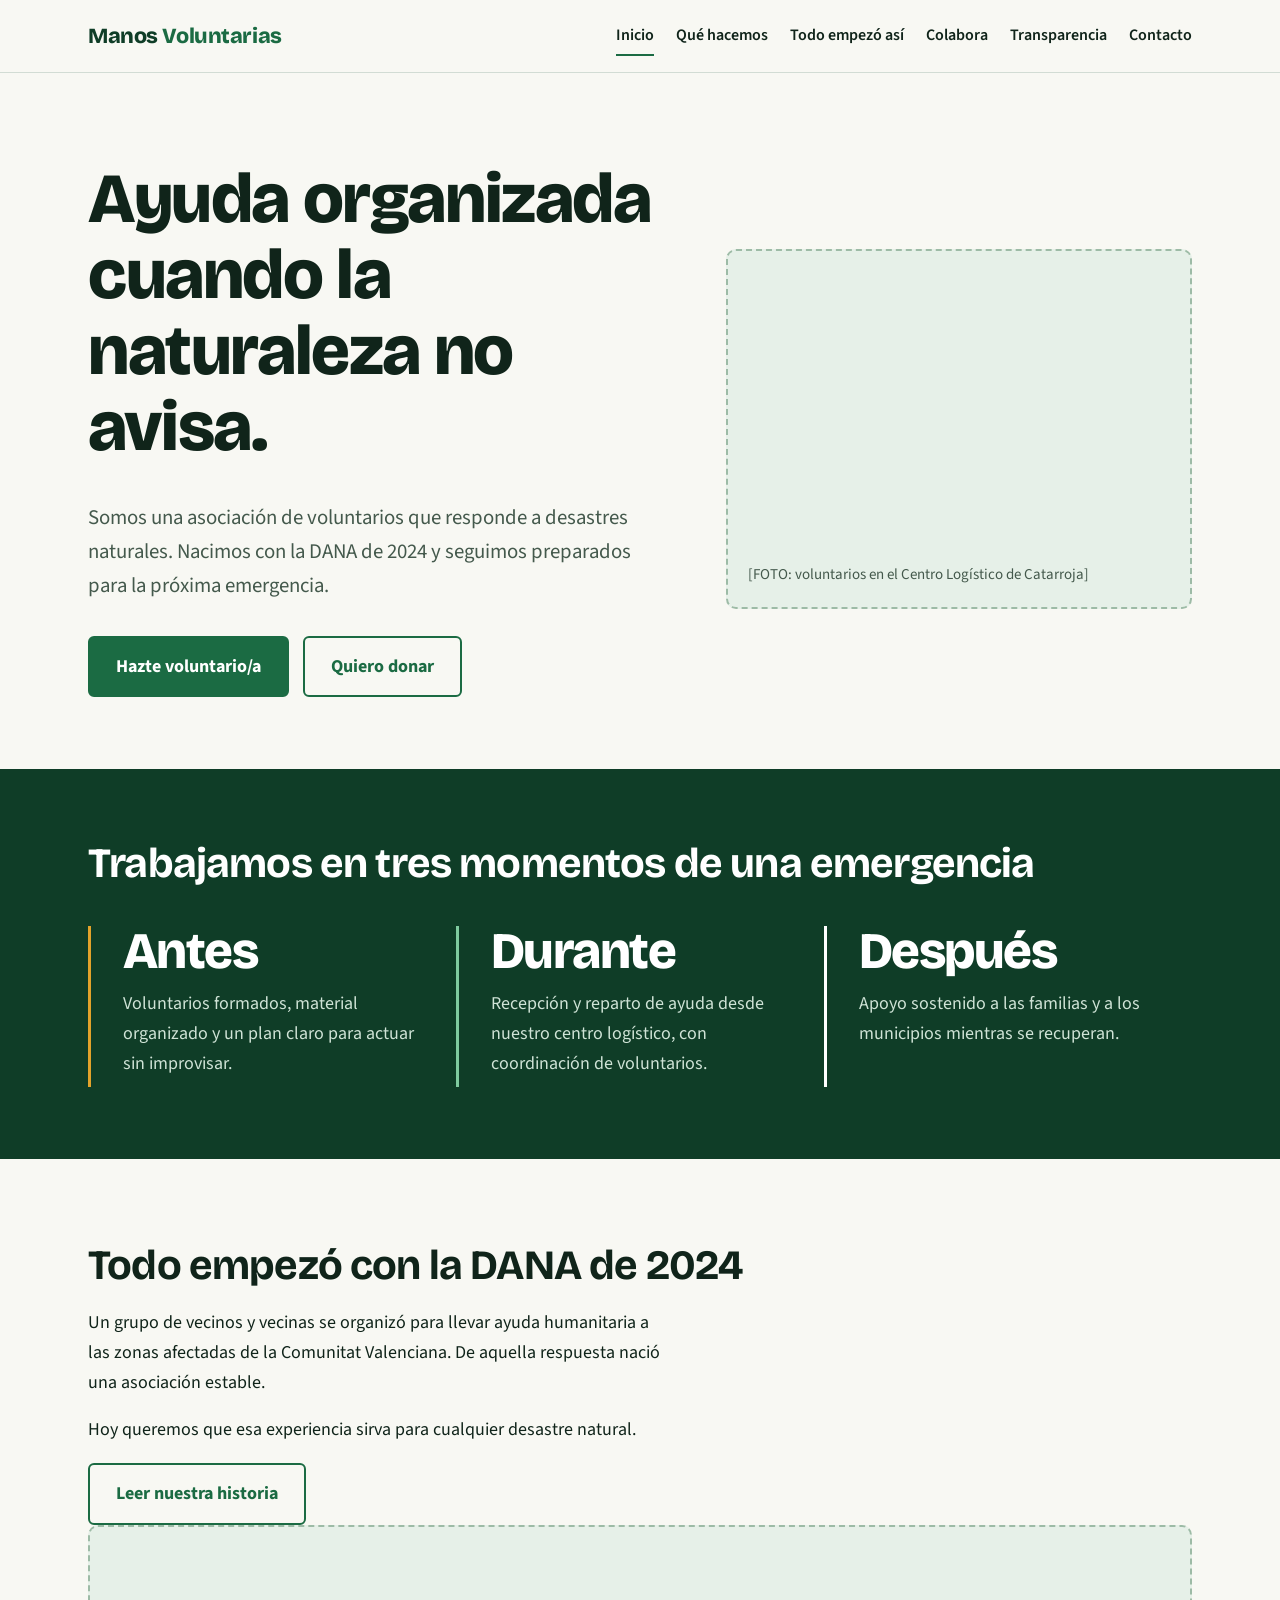
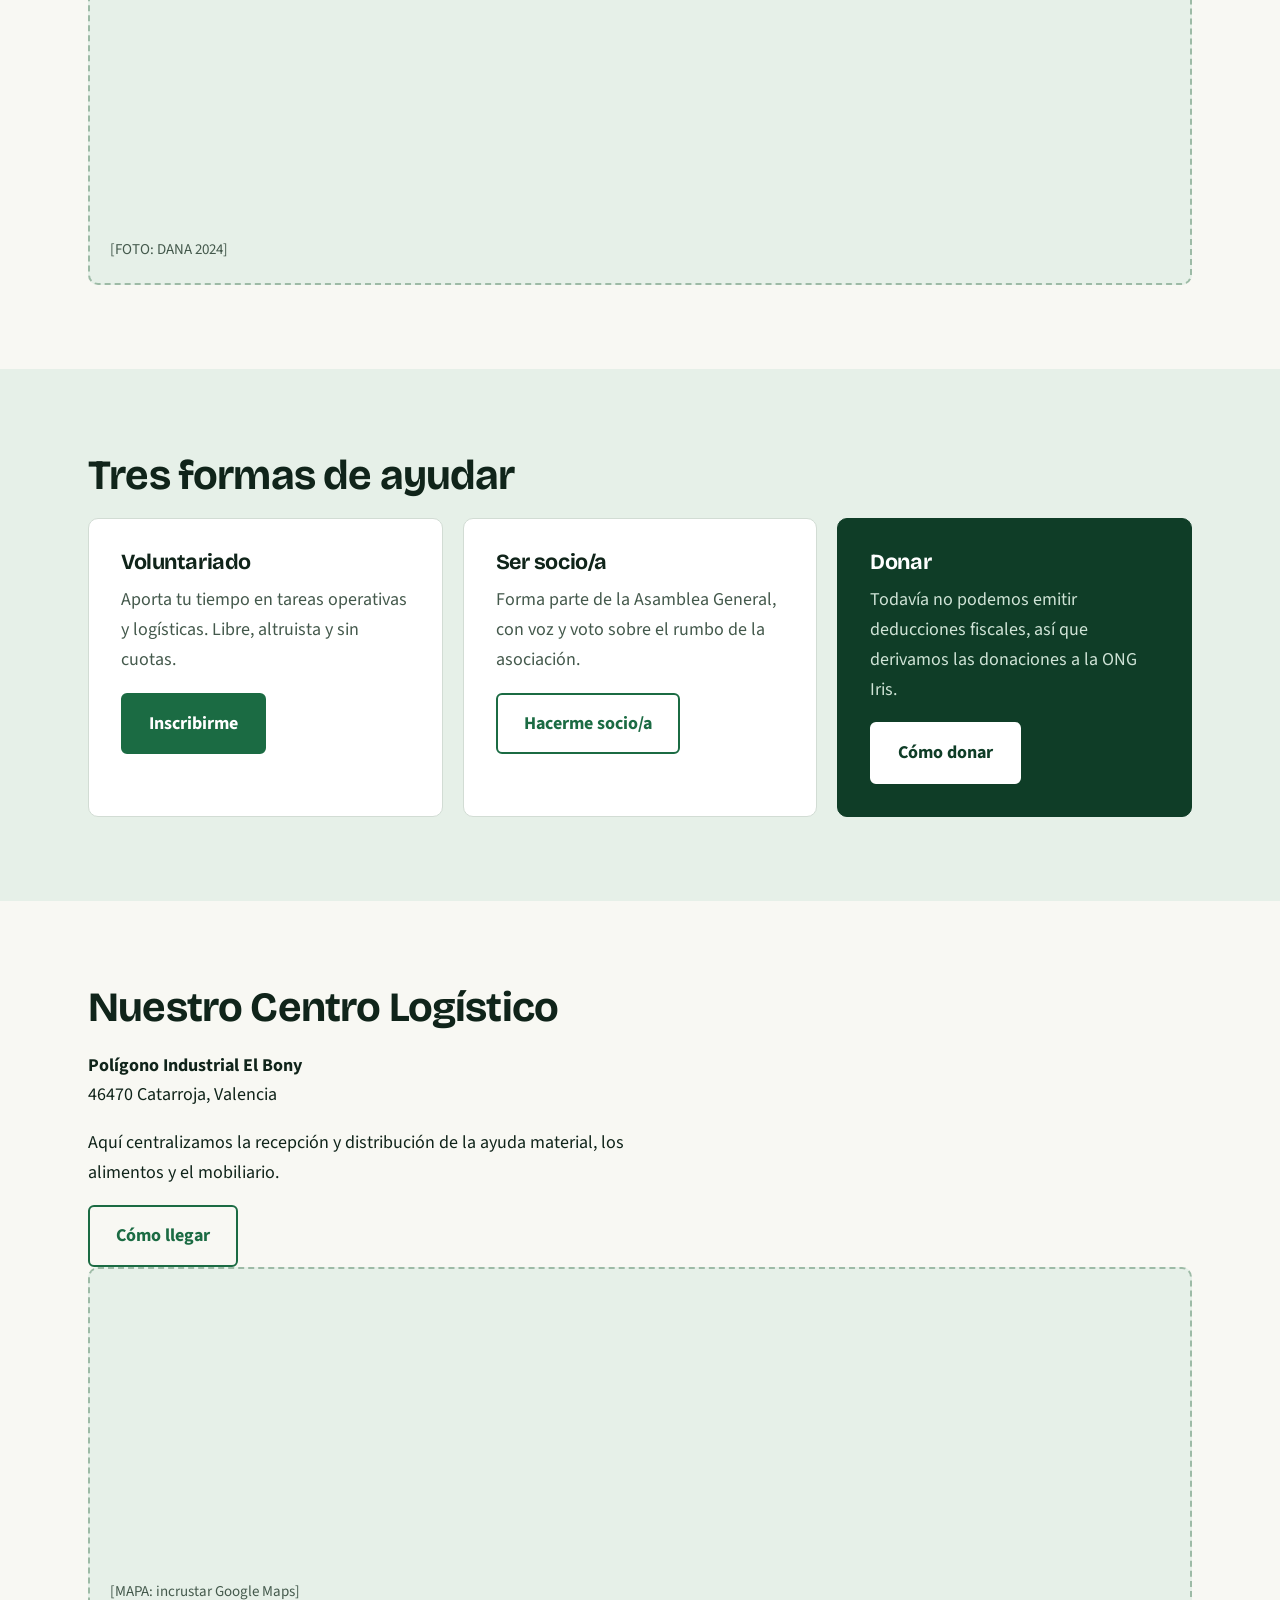
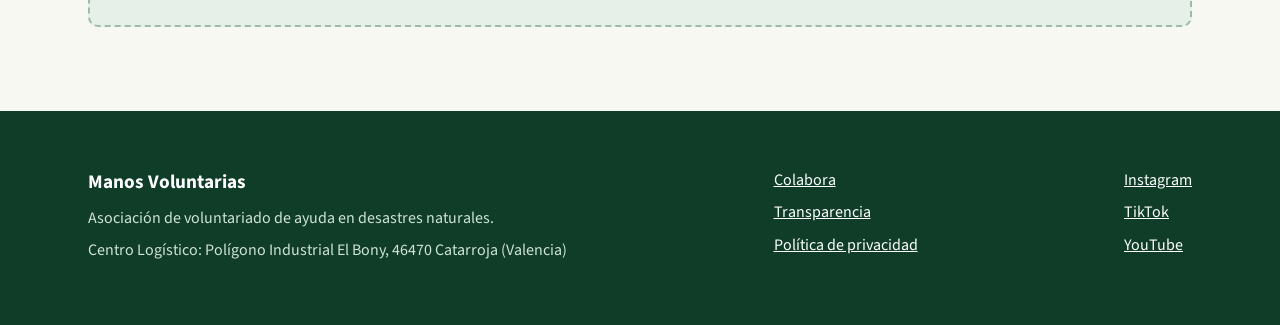
<file: index.html>
<!doctype html>
<html lang="es"><head><meta charset="utf-8"><meta name="viewport" content="width=device-width,initial-scale=1">
<title>Ayuda ante desastres naturales · Manos Voluntarias</title><meta name="description" content="Manos Voluntarias organiza voluntariado y logística para ayudar cuando ocurre un desastre natural.">
<link rel="preconnect" href="https://fonts.googleapis.com"><link rel="preconnect" href="https://fonts.gstatic.com" crossorigin>
<link rel="stylesheet" href="https://fonts.googleapis.com/css2?family=Bricolage+Grotesque:wght@700;800&family=Source+Sans+3:wght@400;600;700&display=swap">
<link rel="stylesheet" href="style.css"></head><body>
<a class="skip" href="#main">Ir al contenido</a>
<header><div class="wrap"><a class="logo" href="index.html">Manos <span>Voluntarias</span></a><nav aria-label="Principal"><a href="index.html" aria-current="page">Inicio</a><a href="que-hacemos.html">Qué hacemos</a><a href="quienes-somos.html">Todo empezó así</a><a href="colabora.html">Colabora</a><a href="transparencia.html">Transparencia</a><a href="contacto.html">Contacto</a></nav></div></header>
<main id="main">

<section class=hero><div class=wrap><div>
<h1>Ayuda organizada cuando la naturaleza no avisa.</h1>
<p class=lead>Somos una asociación de voluntarios que responde a desastres naturales. Nacimos con la DANA de 2024 y seguimos preparados para la próxima emergencia.</p>
<div class=row><a class=btn href="https://docs.google.com/forms/d/e/1FAIpQLScesk3vF1_i__tNSRQzY3vAH6m5fzxDSHROu7oCg6dUmW2FLA/viewform?usp=sharing&ouid=100894798661939075214">Hazte voluntario/a</a><a class='btn alt' href="colabora.html#donar">Quiero donar</a></div>
</div><div class=ph role=img aria-label="Espacio para foto">[FOTO: voluntarios en el Centro Logístico de Catarroja]</div></div></section>

<section class=phases><div class=wrap>
<h2>Trabajamos en tres momentos de una emergencia</h2>
<ol><li><strong>Antes</strong><p>Voluntarios formados, material organizado y un plan claro para actuar sin improvisar.</p></li>
<li><strong>Durante</strong><p>Recepción y reparto de ayuda desde nuestro centro logístico, con coordinación de voluntarios.</p></li>
<li><strong>Después</strong><p>Apoyo sostenido a las familias y a los municipios mientras se recuperan.</p></li></ol>
</div></section>

<section class=s><div class=wrap split>
<div><h2>Todo empezó con la DANA de 2024</h2><p>Un grupo de vecinos y vecinas se organizó para llevar ayuda humanitaria a las zonas afectadas de la Comunitat Valenciana. De aquella respuesta nació una asociación estable.</p><p>Hoy queremos que esa experiencia sirva para cualquier desastre natural.</p><a class='btn alt' href="quienes-somos.html">Leer nuestra historia</a></div>
<div class=ph role=img aria-label="Espacio para foto">[FOTO: DANA 2024]</div></div></section>

<section class='s mint'><div class=wrap>
<h2>Tres formas de ayudar</h2>
<div class=ways>
<div><h3>Voluntariado</h3><p>Aporta tu tiempo en tareas operativas y logísticas. Libre, altruista y sin cuotas.</p><a class=btn href="https://docs.google.com/forms/d/e/1FAIpQLScesk3vF1_i__tNSRQzY3vAH6m5fzxDSHROu7oCg6dUmW2FLA/viewform?usp=sharing&ouid=100894798661939075214">Inscribirme</a></div>
<div><h3>Ser socio/a</h3><p>Forma parte de la Asamblea General, con voz y voto sobre el rumbo de la asociación.</p><a class='btn alt' href="https://forms.cloud.microsoft/e/B7s2Dm4e1t">Hacerme socio/a</a></div>
<div><h3>Donar</h3><p>Todavía no podemos emitir deducciones fiscales, así que derivamos las donaciones a la ONG Iris.</p><a class='btn light' href="colabora.html#donar">Cómo donar</a></div>
</div></div></section>

<section class=s><div class=wrap split>
<div><h2>Nuestro Centro Logístico</h2><p><strong>Polígono Industrial El Bony</strong><br>46470 Catarroja, Valencia</p><p>Aquí centralizamos la recepción y distribución de la ayuda material, los alimentos y el mobiliario.</p><a class='btn alt' href="https://maps.google.com/maps?q=Pol%C3%ADgono%20Industrial%20El%20Bony%2C%20Catarroja">Cómo llegar</a></div>
<div class=ph role=img aria-label="Espacio para mapa">[MAPA: incrustar Google Maps]</div></div></section>
</main>
<footer><div class="wrap">
<div><p><strong style="color:#fff;font-size:1.2rem">Manos Voluntarias</strong></p><p>Asociación de voluntariado de ayuda en desastres naturales.</p><p>Centro Logístico: Polígono Industrial El Bony, 46470 Catarroja (Valencia)</p></div>
<div><p><a href="colabora.html">Colabora</a></p><p><a href="transparencia.html">Transparencia</a></p><p><a href="https://www.manosvoluntarias.org/politica-privacidad/">Política de privacidad</a></p></div>
<div><p><a href="https://www.instagram.com/manosvoluntariasvlc/">Instagram</a></p><p><a href="https://www.tiktok.com/@manosvoluntarias">TikTok</a></p><p><a href="https://www.youtube.com/@manosvoluntariasvlc">YouTube</a></p></div>
</div></footer></body></html>
</file>
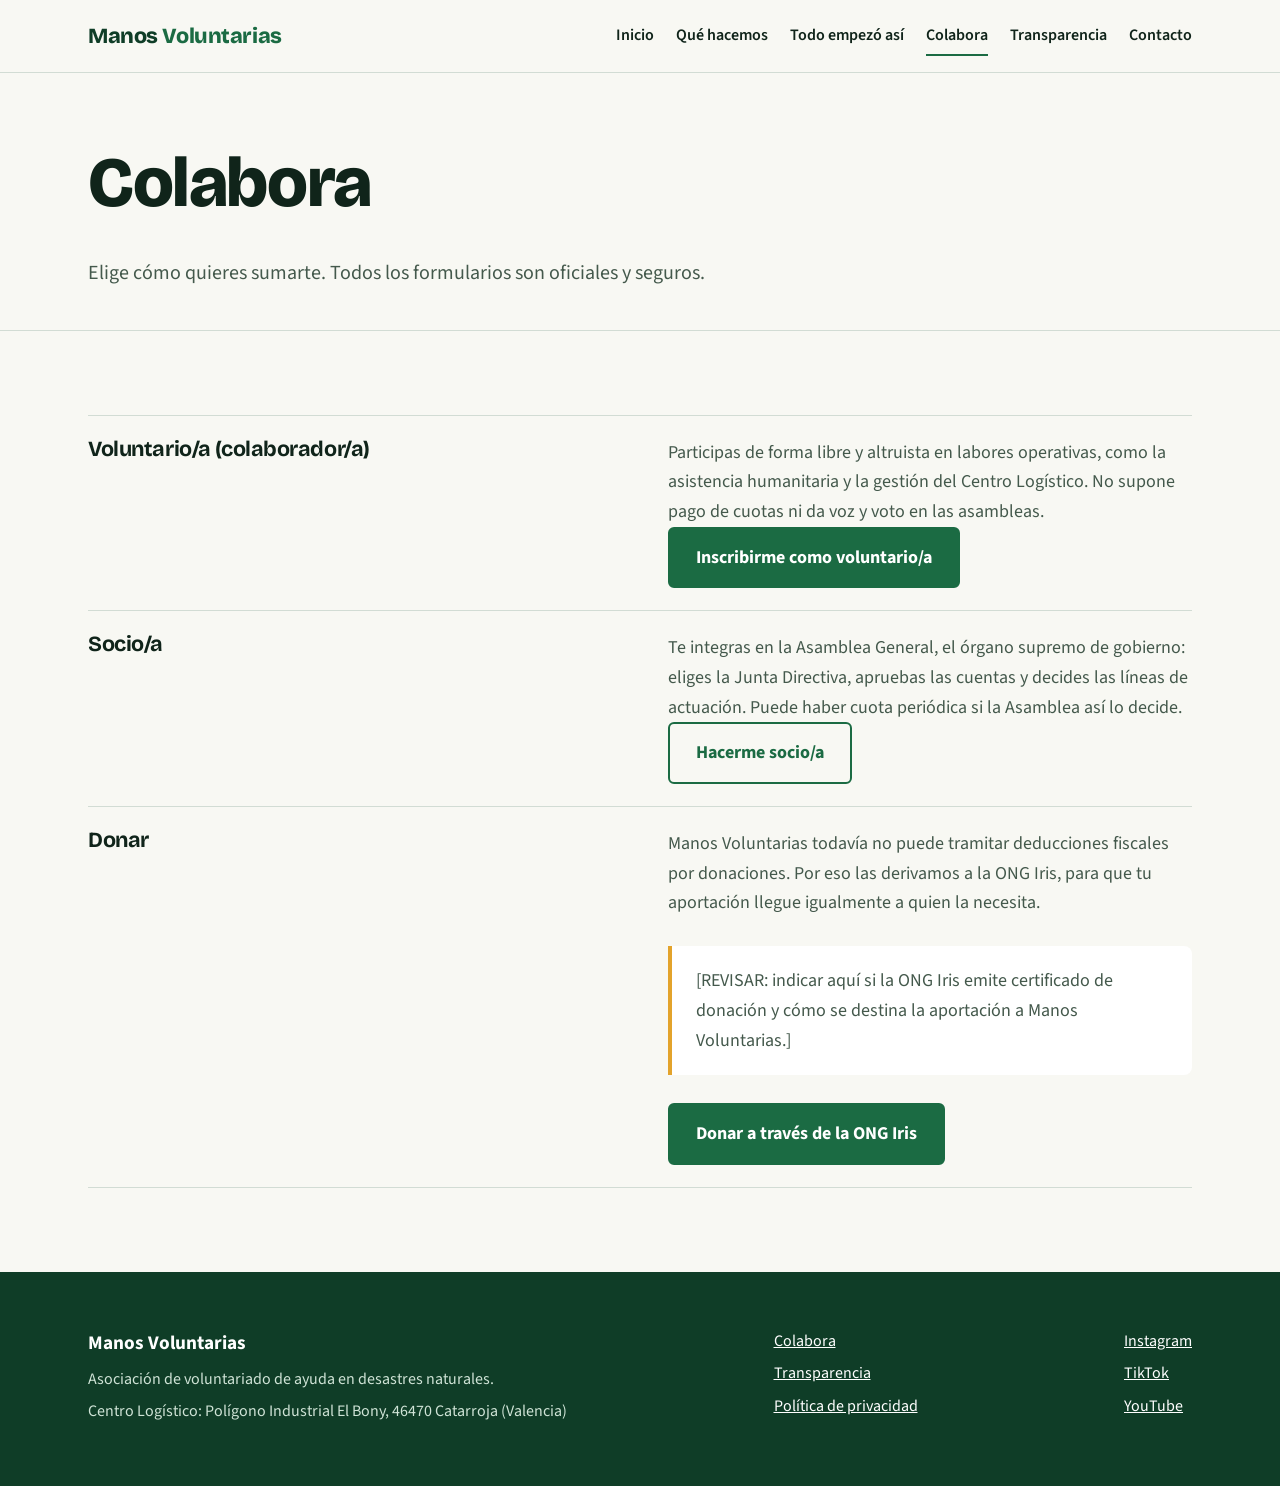
<file: colabora.html>
<!doctype html>
<html lang="es"><head><meta charset="utf-8"><meta name="viewport" content="width=device-width,initial-scale=1">
<title>Colabora · Manos Voluntarias</title><meta name="description" content="Hazte voluntario, socio o dona a través de la ONG Iris.">
<link rel="preconnect" href="https://fonts.googleapis.com"><link rel="preconnect" href="https://fonts.gstatic.com" crossorigin>
<link rel="stylesheet" href="https://fonts.googleapis.com/css2?family=Bricolage+Grotesque:wght@700;800&family=Source+Sans+3:wght@400;600;700&display=swap">
<link rel="stylesheet" href="style.css"></head><body>
<a class="skip" href="#main">Ir al contenido</a>
<header><div class="wrap"><a class="logo" href="index.html">Manos <span>Voluntarias</span></a><nav aria-label="Principal"><a href="index.html">Inicio</a><a href="que-hacemos.html">Qué hacemos</a><a href="quienes-somos.html">Todo empezó así</a><a href="colabora.html" aria-current="page">Colabora</a><a href="transparencia.html">Transparencia</a><a href="contacto.html">Contacto</a></nav></div></header>
<main id="main">

<div class=page-head><div class=wrap><h1>Colabora</h1><p>Elige cómo quieres sumarte. Todos los formularios son oficiales y seguros.</p></div></div>
<section class=s><div class=wrap><ul class=list>
<li><div class=split><div><h3>Voluntario/a (colaborador/a)</h3></div><div><p>Participas de forma libre y altruista en labores operativas, como la asistencia humanitaria y la gestión del Centro Logístico. No supone pago de cuotas ni da voz y voto en las asambleas.</p><a class=btn href="https://docs.google.com/forms/d/e/1FAIpQLScesk3vF1_i__tNSRQzY3vAH6m5fzxDSHROu7oCg6dUmW2FLA/viewform?usp=sharing&ouid=100894798661939075214">Inscribirme como voluntario/a</a></div></div></li>
<li><div class=split><div><h3>Socio/a</h3></div><div><p>Te integras en la Asamblea General, el órgano supremo de gobierno: eliges la Junta Directiva, apruebas las cuentas y decides las líneas de actuación. Puede haber cuota periódica si la Asamblea así lo decide.</p><a class='btn alt' href="https://forms.cloud.microsoft/e/B7s2Dm4e1t">Hacerme socio/a</a></div></div></li>
<li id=donar><div class=split><div><h3>Donar</h3></div><div><p>Manos Voluntarias todavía no puede tramitar deducciones fiscales por donaciones. Por eso las derivamos a la ONG Iris, para que tu aportación llegue igualmente a quien la necesita.</p><div class=note><p>[REVISAR: indicar aquí si la ONG Iris emite certificado de donación y cómo se destina la aportación a Manos Voluntarias.]</p></div><a class=btn href="#enlace-ong-iris">Donar a través de la ONG Iris</a></div></div></li>
</ul></div></section>
</main>
<footer><div class="wrap">
<div><p><strong style="color:#fff;font-size:1.2rem">Manos Voluntarias</strong></p><p>Asociación de voluntariado de ayuda en desastres naturales.</p><p>Centro Logístico: Polígono Industrial El Bony, 46470 Catarroja (Valencia)</p></div>
<div><p><a href="colabora.html">Colabora</a></p><p><a href="transparencia.html">Transparencia</a></p><p><a href="https://www.manosvoluntarias.org/politica-privacidad/">Política de privacidad</a></p></div>
<div><p><a href="https://www.instagram.com/manosvoluntariasvlc/">Instagram</a></p><p><a href="https://www.tiktok.com/@manosvoluntarias">TikTok</a></p><p><a href="https://www.youtube.com/@manosvoluntariasvlc">YouTube</a></p></div>
</div></footer></body></html>
</file>
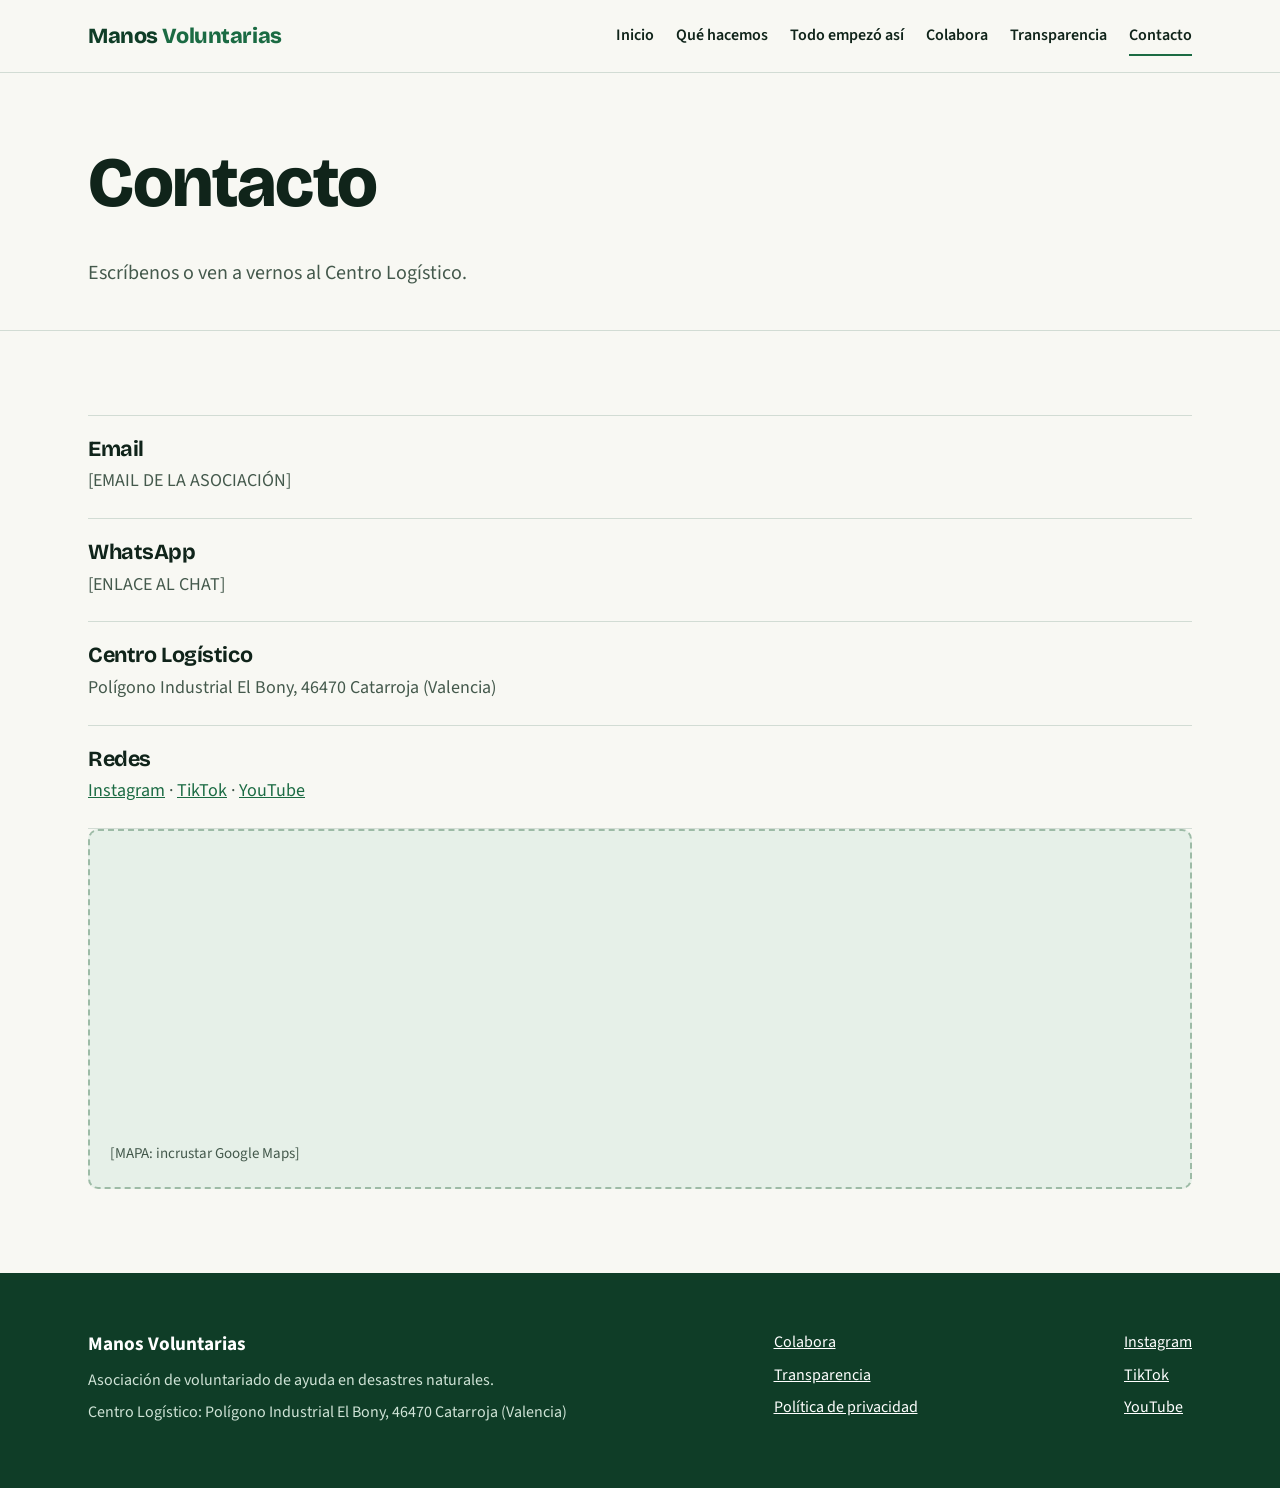
<file: contacto.html>
<!doctype html>
<html lang="es"><head><meta charset="utf-8"><meta name="viewport" content="width=device-width,initial-scale=1">
<title>Contacto · Manos Voluntarias</title><meta name="description" content="Cómo contactar con Manos Voluntarias.">
<link rel="preconnect" href="https://fonts.googleapis.com"><link rel="preconnect" href="https://fonts.gstatic.com" crossorigin>
<link rel="stylesheet" href="https://fonts.googleapis.com/css2?family=Bricolage+Grotesque:wght@700;800&family=Source+Sans+3:wght@400;600;700&display=swap">
<link rel="stylesheet" href="style.css"></head><body>
<a class="skip" href="#main">Ir al contenido</a>
<header><div class="wrap"><a class="logo" href="index.html">Manos <span>Voluntarias</span></a><nav aria-label="Principal"><a href="index.html">Inicio</a><a href="que-hacemos.html">Qué hacemos</a><a href="quienes-somos.html">Todo empezó así</a><a href="colabora.html">Colabora</a><a href="transparencia.html">Transparencia</a><a href="contacto.html" aria-current="page">Contacto</a></nav></div></header>
<main id="main">

<div class=page-head><div class=wrap><h1>Contacto</h1><p>Escríbenos o ven a vernos al Centro Logístico.</p></div></div>
<section class=s><div class=wrap split>
<ul class=list>
<li><h3>Email</h3><p>[EMAIL DE LA ASOCIACIÓN]</p></li>
<li><h3>WhatsApp</h3><p>[ENLACE AL CHAT]</p></li>
<li><h3>Centro Logístico</h3><p>Polígono Industrial El Bony, 46470 Catarroja (Valencia)</p></li>
<li><h3>Redes</h3><p><a href="https://www.instagram.com/manosvoluntariasvlc/">Instagram</a> · <a href="https://www.tiktok.com/@manosvoluntarias">TikTok</a> · <a href="https://www.youtube.com/@manosvoluntariasvlc">YouTube</a></p></li></ul>
<div class=ph role=img aria-label="Espacio para mapa">[MAPA: incrustar Google Maps]</div></div></section>
</main>
<footer><div class="wrap">
<div><p><strong style="color:#fff;font-size:1.2rem">Manos Voluntarias</strong></p><p>Asociación de voluntariado de ayuda en desastres naturales.</p><p>Centro Logístico: Polígono Industrial El Bony, 46470 Catarroja (Valencia)</p></div>
<div><p><a href="colabora.html">Colabora</a></p><p><a href="transparencia.html">Transparencia</a></p><p><a href="https://www.manosvoluntarias.org/politica-privacidad/">Política de privacidad</a></p></div>
<div><p><a href="https://www.instagram.com/manosvoluntariasvlc/">Instagram</a></p><p><a href="https://www.tiktok.com/@manosvoluntarias">TikTok</a></p><p><a href="https://www.youtube.com/@manosvoluntariasvlc">YouTube</a></p></div>
</div></footer></body></html>
</file>
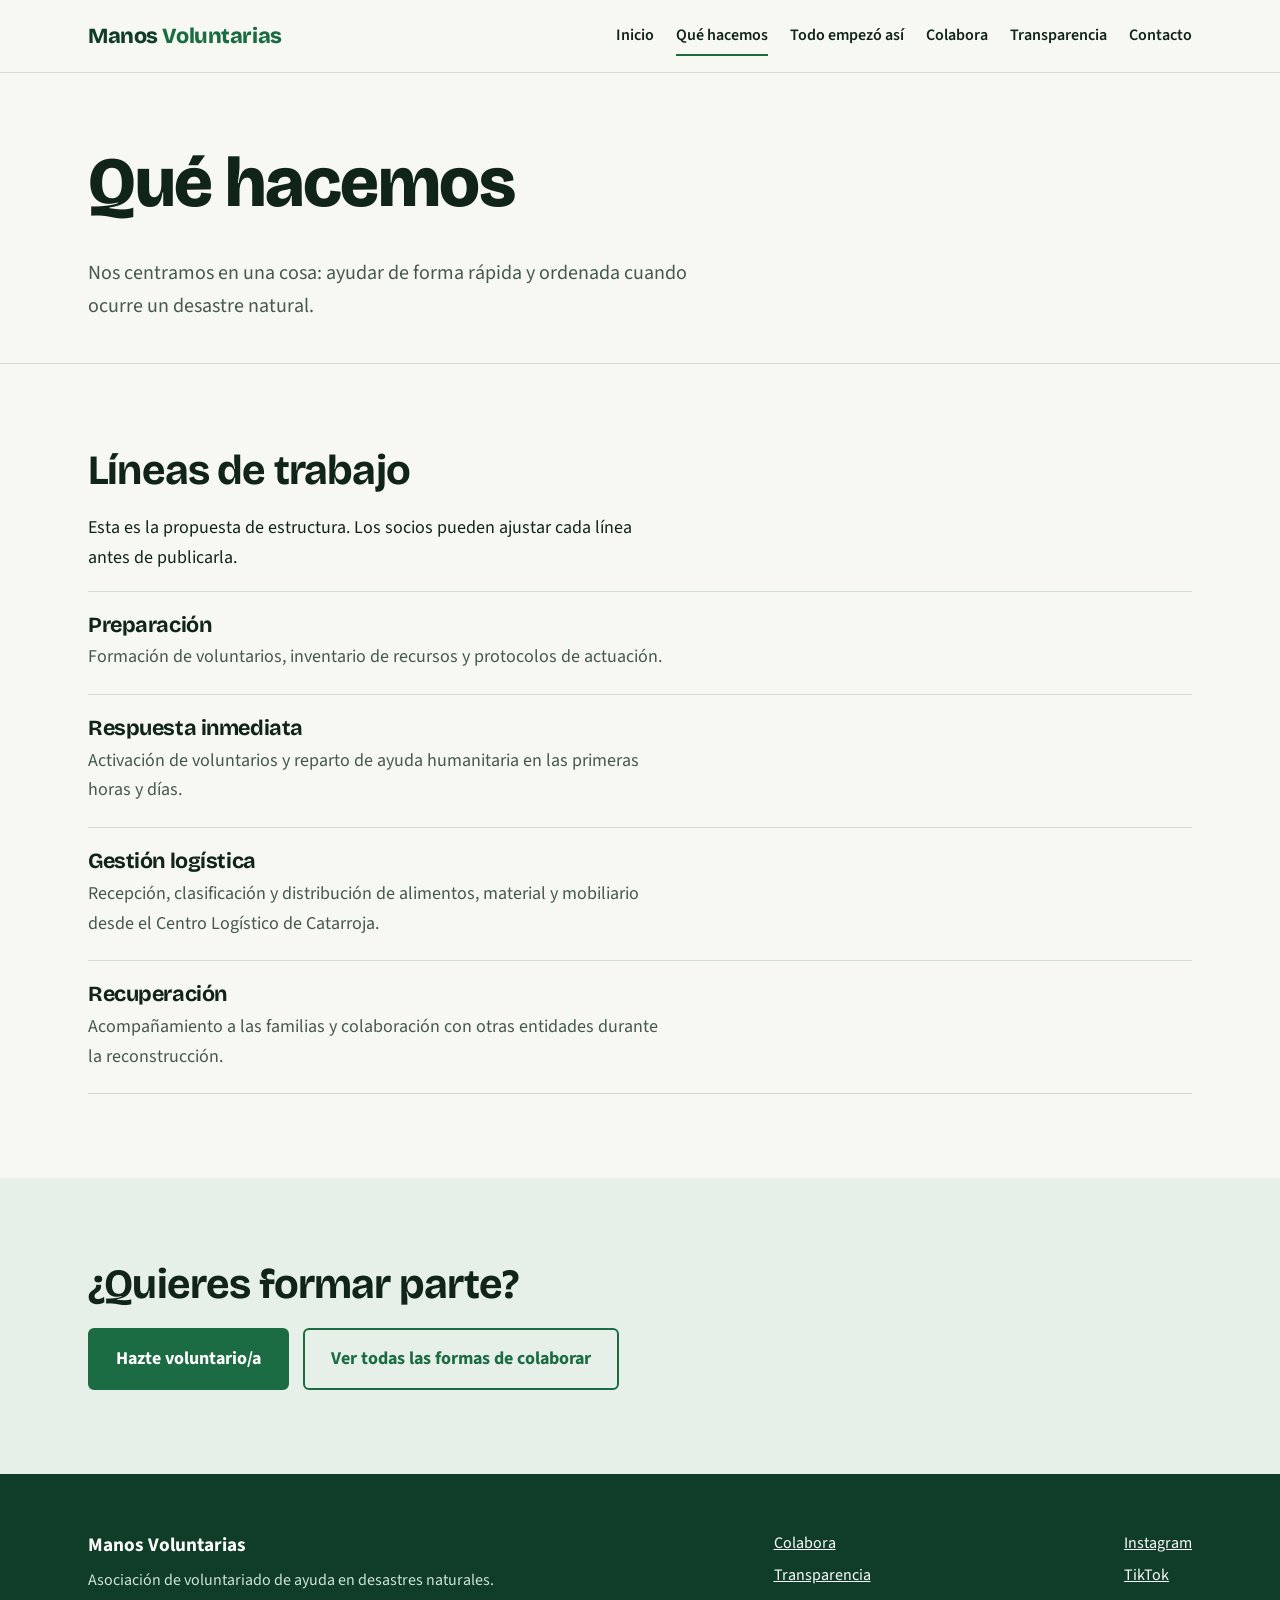
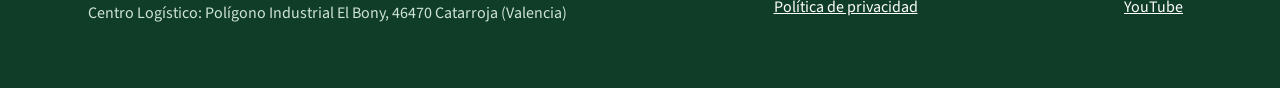
<file: que-hacemos.html>
<!doctype html>
<html lang="es"><head><meta charset="utf-8"><meta name="viewport" content="width=device-width,initial-scale=1">
<title>Qué hacemos · Manos Voluntarias</title><meta name="description" content="Líneas de trabajo de Manos Voluntarias ante desastres naturales.">
<link rel="preconnect" href="https://fonts.googleapis.com"><link rel="preconnect" href="https://fonts.gstatic.com" crossorigin>
<link rel="stylesheet" href="https://fonts.googleapis.com/css2?family=Bricolage+Grotesque:wght@700;800&family=Source+Sans+3:wght@400;600;700&display=swap">
<link rel="stylesheet" href="style.css"></head><body>
<a class="skip" href="#main">Ir al contenido</a>
<header><div class="wrap"><a class="logo" href="index.html">Manos <span>Voluntarias</span></a><nav aria-label="Principal"><a href="index.html">Inicio</a><a href="que-hacemos.html" aria-current="page">Qué hacemos</a><a href="quienes-somos.html">Todo empezó así</a><a href="colabora.html">Colabora</a><a href="transparencia.html">Transparencia</a><a href="contacto.html">Contacto</a></nav></div></header>
<main id="main">

<div class=page-head><div class=wrap><h1>Qué hacemos</h1><p>Nos centramos en una cosa: ayudar de forma rápida y ordenada cuando ocurre un desastre natural.</p></div></div>
<section class=s><div class=wrap split>
<div><h2>Líneas de trabajo</h2><p>Esta es la propuesta de estructura. Los socios pueden ajustar cada línea antes de publicarla.</p></div>
<ul class=list>
<li><h3>Preparación</h3><p>Formación de voluntarios, inventario de recursos y protocolos de actuación.</p></li>
<li><h3>Respuesta inmediata</h3><p>Activación de voluntarios y reparto de ayuda humanitaria en las primeras horas y días.</p></li>
<li><h3>Gestión logística</h3><p>Recepción, clasificación y distribución de alimentos, material y mobiliario desde el Centro Logístico de Catarroja.</p></li>
<li><h3>Recuperación</h3><p>Acompañamiento a las familias y colaboración con otras entidades durante la reconstrucción.</p></li>
</ul></div></section>
<section class='s mint'><div class=wrap><h2>¿Quieres formar parte?</h2><div class=row><a class=btn href="https://docs.google.com/forms/d/e/1FAIpQLScesk3vF1_i__tNSRQzY3vAH6m5fzxDSHROu7oCg6dUmW2FLA/viewform?usp=sharing&ouid=100894798661939075214">Hazte voluntario/a</a><a class='btn alt' href="colabora.html">Ver todas las formas de colaborar</a></div></div></section>
</main>
<footer><div class="wrap">
<div><p><strong style="color:#fff;font-size:1.2rem">Manos Voluntarias</strong></p><p>Asociación de voluntariado de ayuda en desastres naturales.</p><p>Centro Logístico: Polígono Industrial El Bony, 46470 Catarroja (Valencia)</p></div>
<div><p><a href="colabora.html">Colabora</a></p><p><a href="transparencia.html">Transparencia</a></p><p><a href="https://www.manosvoluntarias.org/politica-privacidad/">Política de privacidad</a></p></div>
<div><p><a href="https://www.instagram.com/manosvoluntariasvlc/">Instagram</a></p><p><a href="https://www.tiktok.com/@manosvoluntarias">TikTok</a></p><p><a href="https://www.youtube.com/@manosvoluntariasvlc">YouTube</a></p></div>
</div></footer></body></html>
</file>
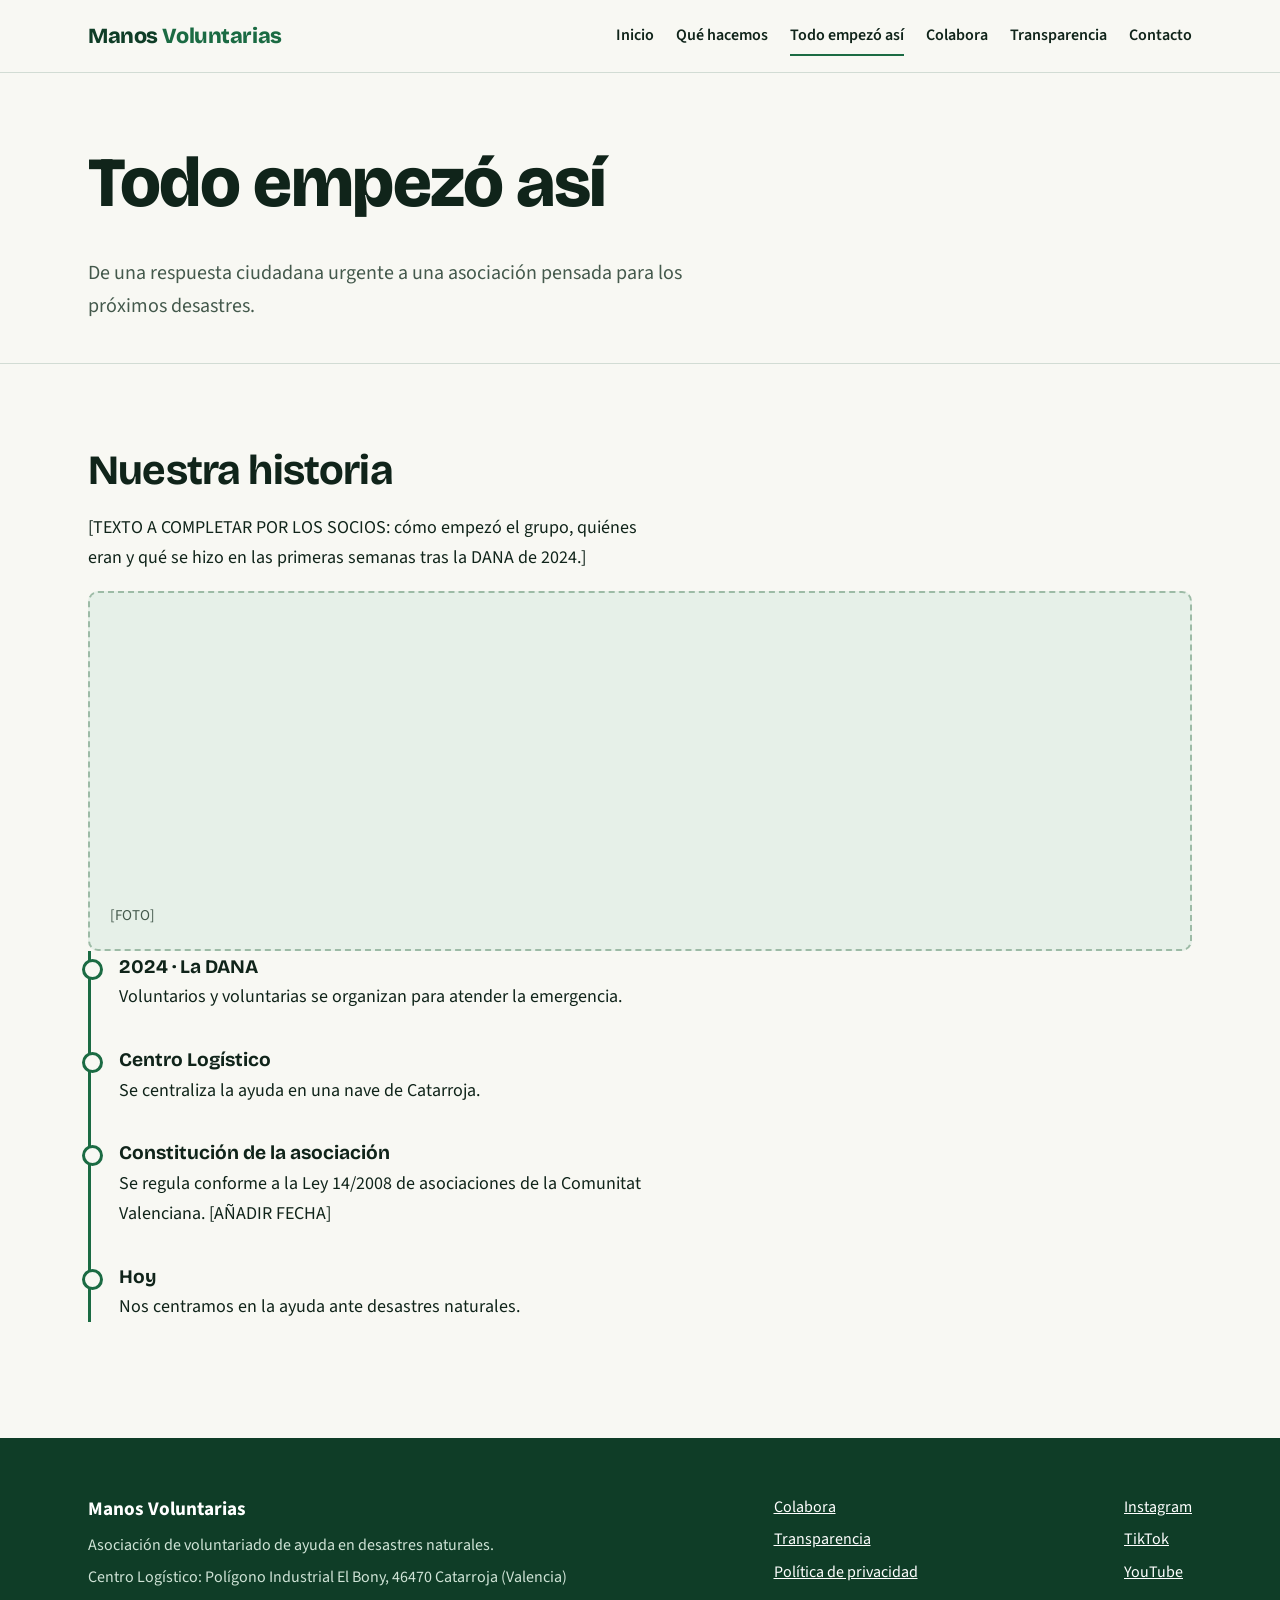
<file: quienes-somos.html>
<!doctype html>
<html lang="es"><head><meta charset="utf-8"><meta name="viewport" content="width=device-width,initial-scale=1">
<title>Todo empezó así · Manos Voluntarias</title><meta name="description" content="La historia de Manos Voluntarias, nacida con la DANA de 2024.">
<link rel="preconnect" href="https://fonts.googleapis.com"><link rel="preconnect" href="https://fonts.gstatic.com" crossorigin>
<link rel="stylesheet" href="https://fonts.googleapis.com/css2?family=Bricolage+Grotesque:wght@700;800&family=Source+Sans+3:wght@400;600;700&display=swap">
<link rel="stylesheet" href="style.css"></head><body>
<a class="skip" href="#main">Ir al contenido</a>
<header><div class="wrap"><a class="logo" href="index.html">Manos <span>Voluntarias</span></a><nav aria-label="Principal"><a href="index.html">Inicio</a><a href="que-hacemos.html">Qué hacemos</a><a href="quienes-somos.html" aria-current="page">Todo empezó así</a><a href="colabora.html">Colabora</a><a href="transparencia.html">Transparencia</a><a href="contacto.html">Contacto</a></nav></div></header>
<main id="main">

<div class=page-head><div class=wrap><h1>Todo empezó así</h1><p>De una respuesta ciudadana urgente a una asociación pensada para los próximos desastres.</p></div></div>
<section class=s><div class=wrap split>
<div><h2>Nuestra historia</h2><p>[TEXTO A COMPLETAR POR LOS SOCIOS: cómo empezó el grupo, quiénes eran y qué se hizo en las primeras semanas tras la DANA de 2024.]</p><div class=ph role=img aria-label="Espacio para foto">[FOTO]</div></div>
<ol class=tl>
<li><b>2024 · La DANA</b><p>Voluntarios y voluntarias se organizan para atender la emergencia.</p></li>
<li><b>Centro Logístico</b><p>Se centraliza la ayuda en una nave de Catarroja.</p></li>
<li><b>Constitución de la asociación</b><p>Se regula conforme a la Ley 14/2008 de asociaciones de la Comunitat Valenciana. [AÑADIR FECHA]</p></li>
<li><b>Hoy</b><p>Nos centramos en la ayuda ante desastres naturales.</p></li>
</ol></div></section>
</main>
<footer><div class="wrap">
<div><p><strong style="color:#fff;font-size:1.2rem">Manos Voluntarias</strong></p><p>Asociación de voluntariado de ayuda en desastres naturales.</p><p>Centro Logístico: Polígono Industrial El Bony, 46470 Catarroja (Valencia)</p></div>
<div><p><a href="colabora.html">Colabora</a></p><p><a href="transparencia.html">Transparencia</a></p><p><a href="https://www.manosvoluntarias.org/politica-privacidad/">Política de privacidad</a></p></div>
<div><p><a href="https://www.instagram.com/manosvoluntariasvlc/">Instagram</a></p><p><a href="https://www.tiktok.com/@manosvoluntarias">TikTok</a></p><p><a href="https://www.youtube.com/@manosvoluntariasvlc">YouTube</a></p></div>
</div></footer></body></html>
</file>
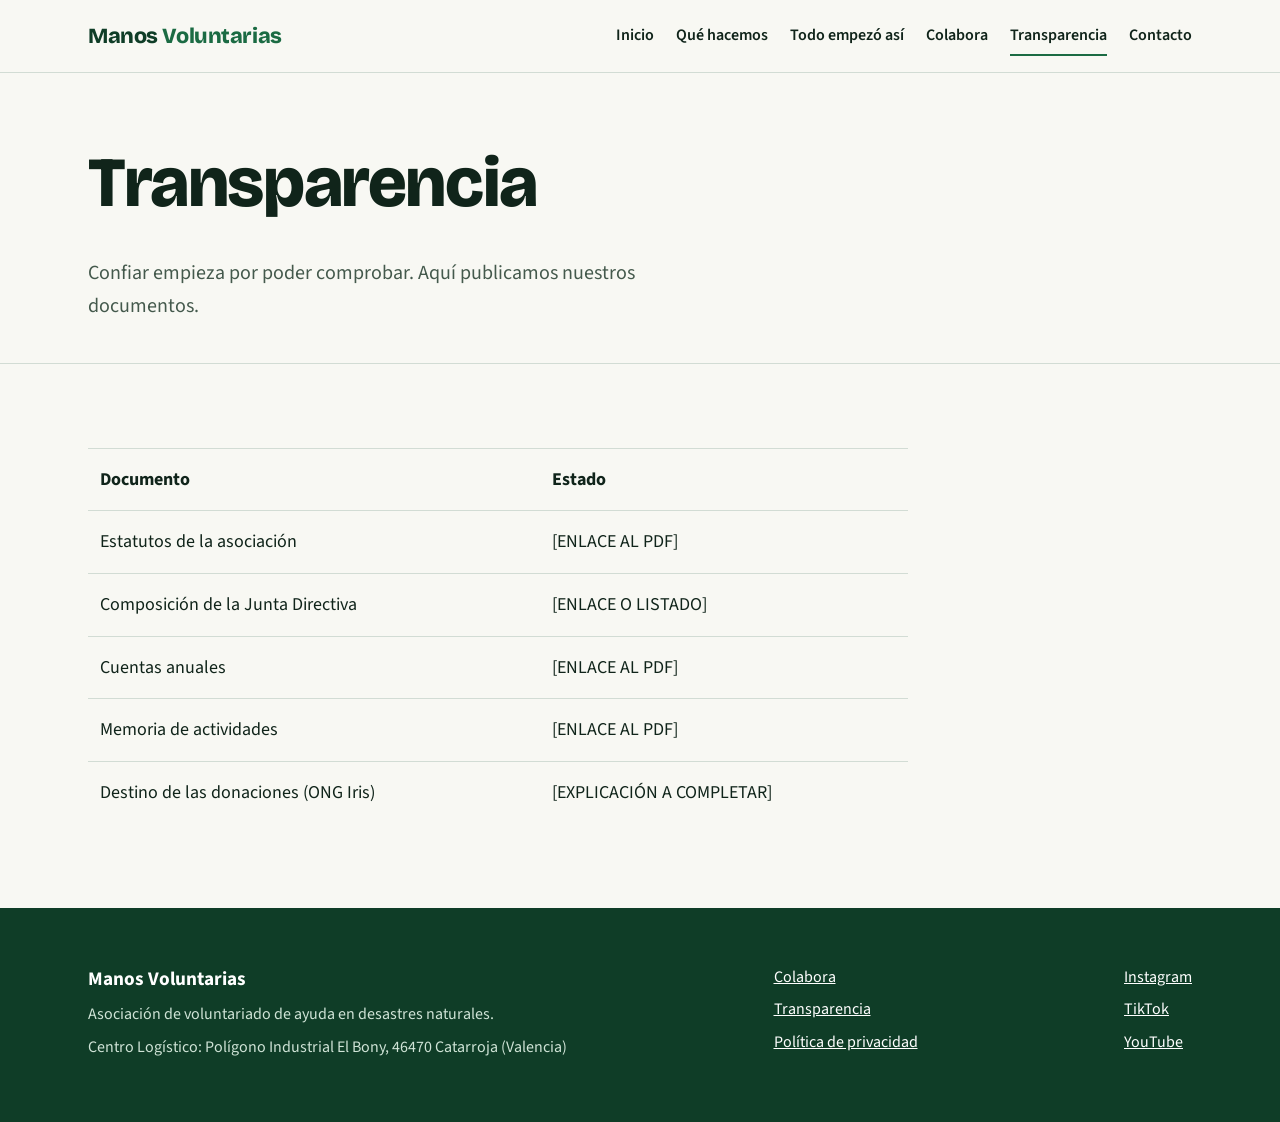
<file: transparencia.html>
<!doctype html>
<html lang="es"><head><meta charset="utf-8"><meta name="viewport" content="width=device-width,initial-scale=1">
<title>Transparencia · Manos Voluntarias</title><meta name="description" content="Documentos y cuentas de Manos Voluntarias.">
<link rel="preconnect" href="https://fonts.googleapis.com"><link rel="preconnect" href="https://fonts.gstatic.com" crossorigin>
<link rel="stylesheet" href="https://fonts.googleapis.com/css2?family=Bricolage+Grotesque:wght@700;800&family=Source+Sans+3:wght@400;600;700&display=swap">
<link rel="stylesheet" href="style.css"></head><body>
<a class="skip" href="#main">Ir al contenido</a>
<header><div class="wrap"><a class="logo" href="index.html">Manos <span>Voluntarias</span></a><nav aria-label="Principal"><a href="index.html">Inicio</a><a href="que-hacemos.html">Qué hacemos</a><a href="quienes-somos.html">Todo empezó así</a><a href="colabora.html">Colabora</a><a href="transparencia.html" aria-current="page">Transparencia</a><a href="contacto.html">Contacto</a></nav></div></header>
<main id="main">

<div class=page-head><div class=wrap><h1>Transparencia</h1><p>Confiar empieza por poder comprobar. Aquí publicamos nuestros documentos.</p></div></div>
<section class=s><div class=wrap><table><thead><tr><th>Documento</th><th>Estado</th></tr></thead><tbody>
<tr><td>Estatutos de la asociación</td><td>[ENLACE AL PDF]</td></tr>
<tr><td>Composición de la Junta Directiva</td><td>[ENLACE O LISTADO]</td></tr>
<tr><td>Cuentas anuales</td><td>[ENLACE AL PDF]</td></tr>
<tr><td>Memoria de actividades</td><td>[ENLACE AL PDF]</td></tr>
<tr><td>Destino de las donaciones (ONG Iris)</td><td>[EXPLICACIÓN A COMPLETAR]</td></tr>
</tbody></table></div></section>
</main>
<footer><div class="wrap">
<div><p><strong style="color:#fff;font-size:1.2rem">Manos Voluntarias</strong></p><p>Asociación de voluntariado de ayuda en desastres naturales.</p><p>Centro Logístico: Polígono Industrial El Bony, 46470 Catarroja (Valencia)</p></div>
<div><p><a href="colabora.html">Colabora</a></p><p><a href="transparencia.html">Transparencia</a></p><p><a href="https://www.manosvoluntarias.org/politica-privacidad/">Política de privacidad</a></p></div>
<div><p><a href="https://www.instagram.com/manosvoluntariasvlc/">Instagram</a></p><p><a href="https://www.tiktok.com/@manosvoluntarias">TikTok</a></p><p><a href="https://www.youtube.com/@manosvoluntariasvlc">YouTube</a></p></div>
</div></footer></body></html>
</file>
<file: style.css>
:root{--ink:#10241A;--green:#1B6B43;--deep:#0F3D27;--mint:#E6F0E8;--paper:#F8F8F3;--amber:#E3A32B;--line:#D2DCD4;--muted:#44594C}
*{box-sizing:border-box}
html{scroll-behavior:smooth}
body{margin:0;font:18px/1.65 'Source Sans 3',system-ui,sans-serif;color:var(--ink);background:var(--paper)}
h1,h2,h3{font-family:'Bricolage Grotesque','Source Sans 3',sans-serif;line-height:1.08;letter-spacing:-.02em;margin:0 0 .5em}
h1{font-size:clamp(2.4rem,6vw,4.4rem);font-weight:800}
h2{font-size:clamp(1.8rem,3.6vw,2.6rem);font-weight:700}
h3{font-size:1.35rem;font-weight:700}
p{margin:0 0 1em;max-width:64ch}
a{color:var(--green)}
a:focus-visible,button:focus-visible{outline:3px solid var(--amber);outline-offset:3px}
.wrap{max-width:1160px;margin:0 auto;padding:0 28px}
.skip{position:absolute;left:-999px}.skip:focus{left:12px;top:12px;background:#fff;padding:8px 14px;z-index:9}
header{border-bottom:1px solid var(--line);background:var(--paper)}
header .wrap{display:flex;align-items:center;justify-content:space-between;flex-wrap:wrap;gap:12px 28px;padding-top:16px;padding-bottom:16px}
.logo{font:800 1.35rem 'Bricolage Grotesque',sans-serif;text-decoration:none;color:var(--deep);letter-spacing:-.02em}
.logo span{color:var(--green)}
nav{display:flex;flex-wrap:wrap;gap:4px 22px;font-size:16px;font-weight:600}
nav a{color:var(--ink);text-decoration:none;padding:6px 0;border-bottom:2px solid transparent}
nav a:hover,nav a[aria-current]{border-color:var(--green)}
.btn{display:inline-block;background:var(--green);color:#fff;text-decoration:none;font-weight:700;padding:14px 26px;border-radius:6px;border:2px solid var(--green)}
.btn:hover{background:var(--deep);border-color:var(--deep)}
.btn.alt{background:transparent;color:var(--green)}.btn.alt:hover{background:var(--mint);color:var(--deep)}
.btn.light{background:#fff;color:var(--deep);border-color:#fff}
.row{display:flex;flex-wrap:wrap;gap:14px}
.hero{padding:88px 0 72px}
.hero .wrap{display:grid;grid-template-columns:1.25fr 1fr;gap:56px;align-items:center}
.hero p.lead{font-size:1.3rem;color:var(--muted);margin-bottom:32px}
.ph{background:var(--mint);border:2px dashed #9DBBA6;border-radius:10px;min-height:360px;display:flex;align-items:flex-end;padding:20px;color:var(--muted);font-size:15px}
.phases{background:var(--deep);color:#fff;padding:72px 0}
.phases h2{color:#fff}
.phases ol{list-style:none;margin:40px 0 0;padding:0;display:grid;grid-template-columns:repeat(3,1fr);gap:0}
.phases li{padding:0 32px 8px;border-left:3px solid var(--amber)}
.phases li strong{display:block;font:800 clamp(2rem,4vw,3.2rem) 'Bricolage Grotesque',sans-serif;letter-spacing:-.03em;line-height:1;margin-bottom:12px}
.phases li:nth-child(2){border-color:#7FCB9F}.phases li:nth-child(3){border-color:#fff}
.phases p{color:#CFE3D6;margin:0}
section.s{padding:84px 0}
.split{display:grid;grid-template-columns:1fr 1fr;gap:56px;align-items:start}
.mint{background:var(--mint)}
.list{list-style:none;padding:0;margin:0}
.list li{padding:22px 0;border-top:1px solid var(--line)}
.list li:last-child{border-bottom:1px solid var(--line)}
.list h3{margin-bottom:.25em}.list p{margin:0;color:var(--muted)}
.note{border-left:4px solid var(--amber);background:#fff;padding:20px 24px;margin:28px 0;border-radius:0 8px 8px 0}
.note p:last-child{margin:0}
.ways{display:grid;grid-template-columns:repeat(3,1fr);gap:20px}
.ways>div{background:#fff;border:1px solid var(--line);border-radius:10px;padding:32px}
.ways>div:nth-child(3){background:var(--deep);color:#fff;border-color:var(--deep)}
.ways>div:nth-child(3) p{color:#CFE3D6}.ways>div:nth-child(3) h3{color:#fff}
.ways p{color:var(--muted)}
.tl{border-left:3px solid var(--green);margin:0;padding:0 0 0 28px;list-style:none}
.tl li{margin-bottom:32px;position:relative}
.tl li:before{content:"";position:absolute;left:-37px;top:8px;width:15px;height:15px;border-radius:50%;background:var(--paper);border:3px solid var(--green)}
.tl b{font-family:'Bricolage Grotesque',sans-serif;font-size:1.2rem}
.page-head{padding:72px 0 40px;border-bottom:1px solid var(--line)}
.page-head p{font-size:1.25rem;color:var(--muted);margin:0}
table{border-collapse:collapse;width:100%;max-width:820px}
td,th{text-align:left;padding:16px 12px;border-top:1px solid var(--line)}
th{font-weight:700}
footer{background:var(--deep);color:#CFE3D6;padding:56px 0;font-size:16px}
footer .wrap{display:flex;flex-wrap:wrap;gap:32px;justify-content:space-between}
footer a{color:#fff}footer p{margin:0 0 6px}
@media(max-width:820px){.hero .wrap,.split,.ways,.phases ol{grid-template-columns:1fr}.phases li{margin-bottom:28px}.ph{min-height:220px}.hero{padding:56px 0}}
@media(prefers-reduced-motion:reduce){html{scroll-behavior:auto}}
</file>
